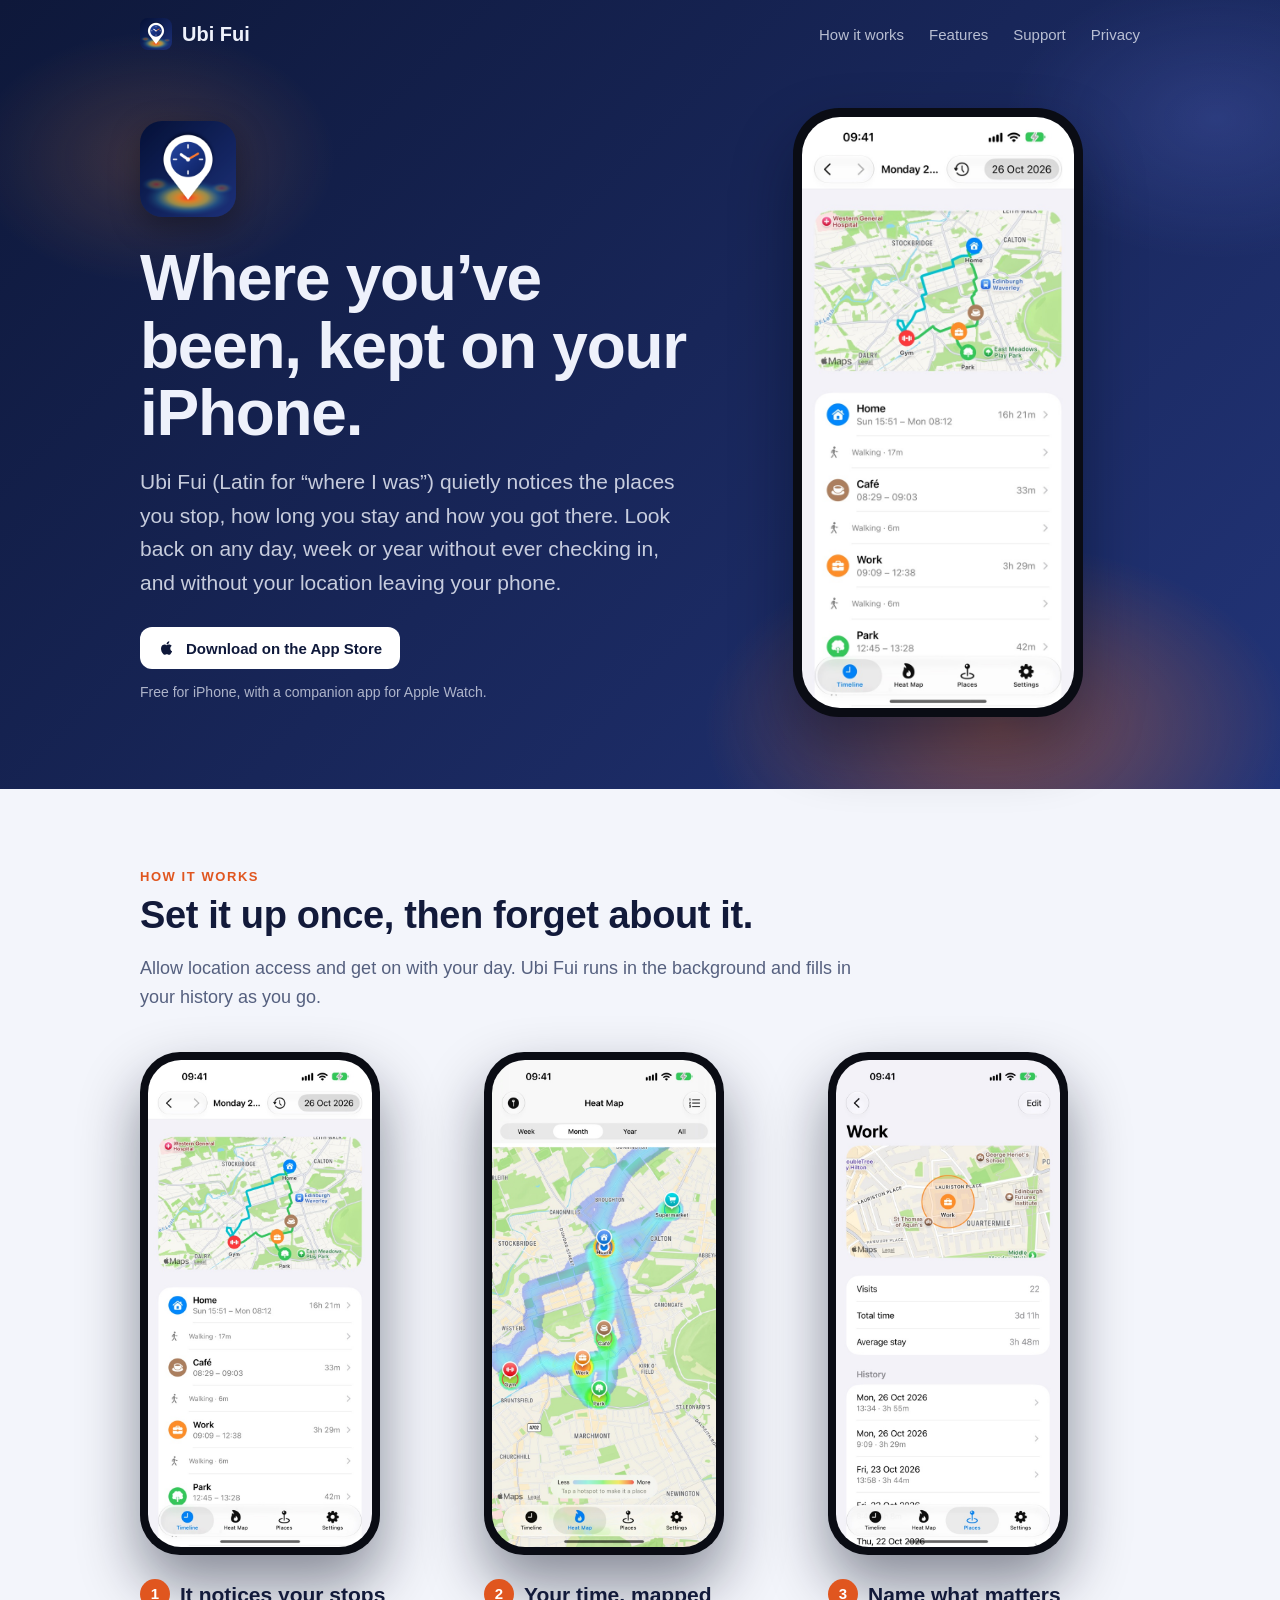
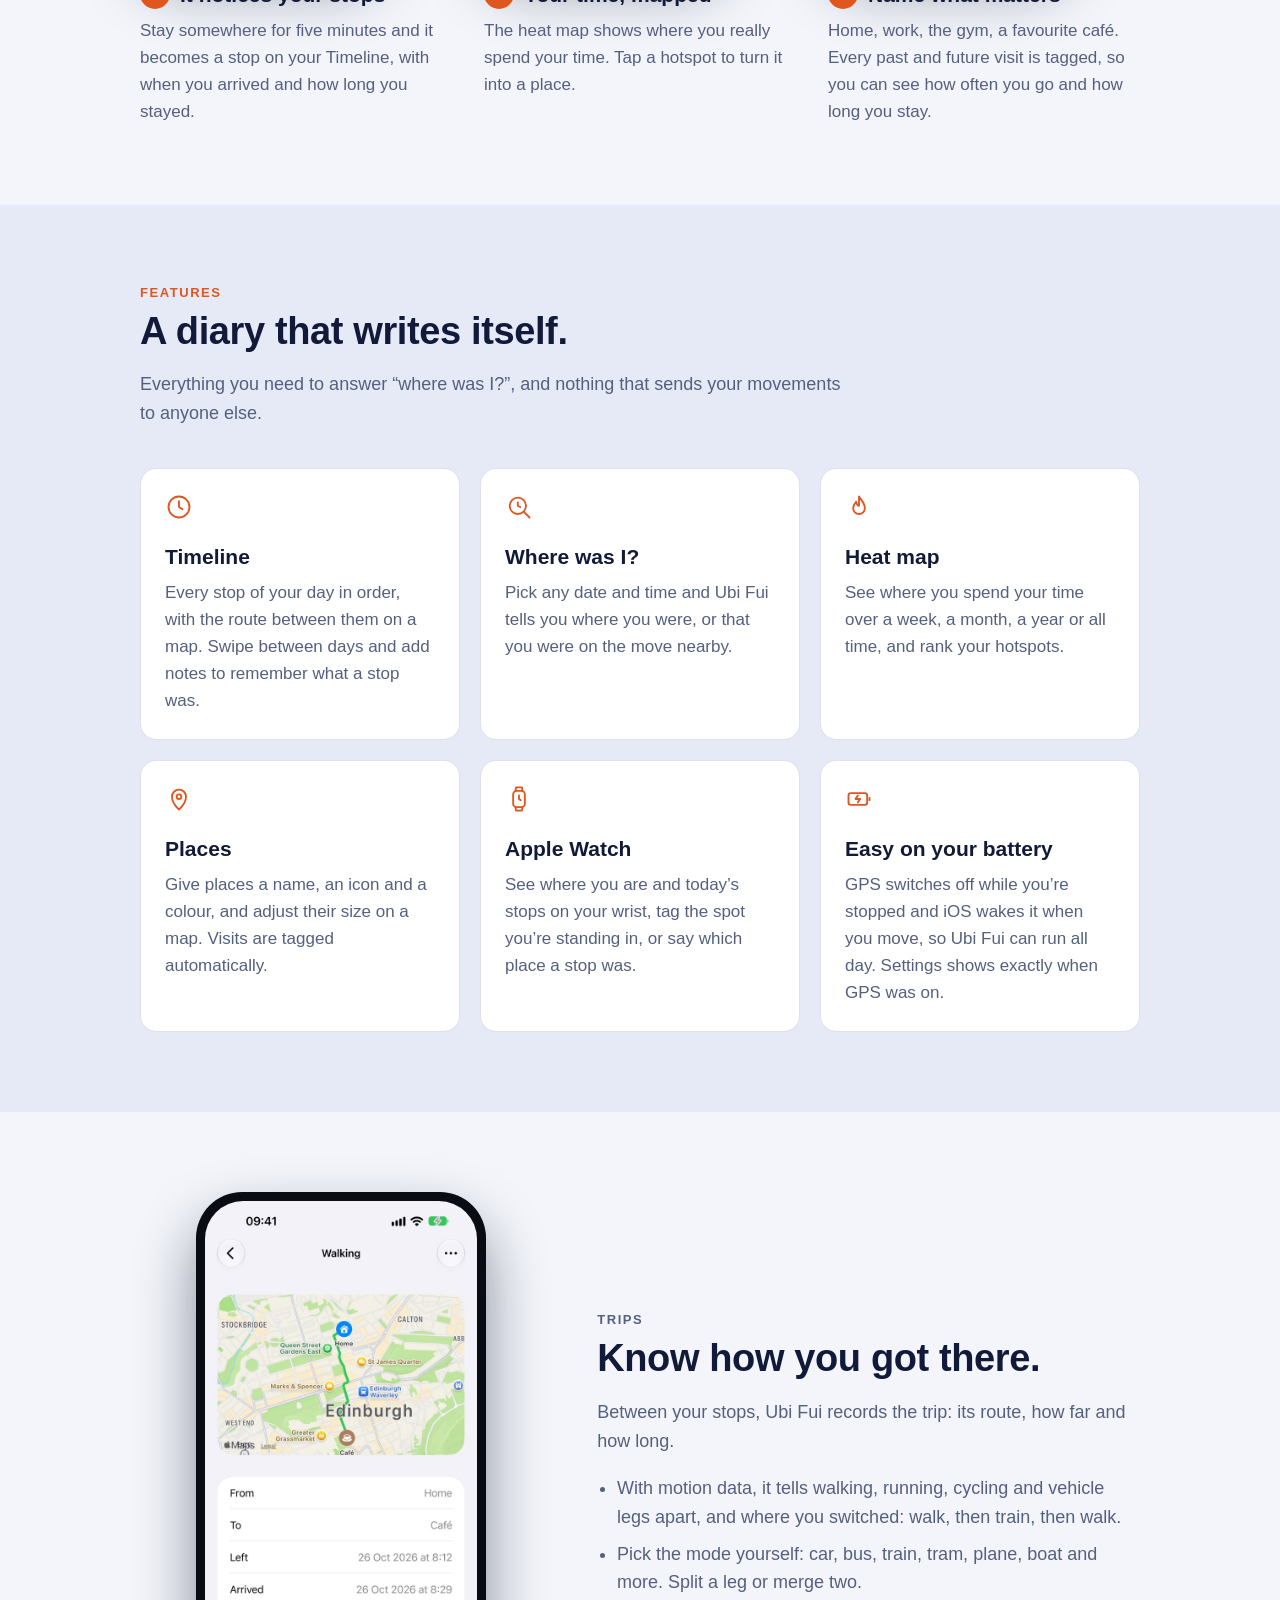
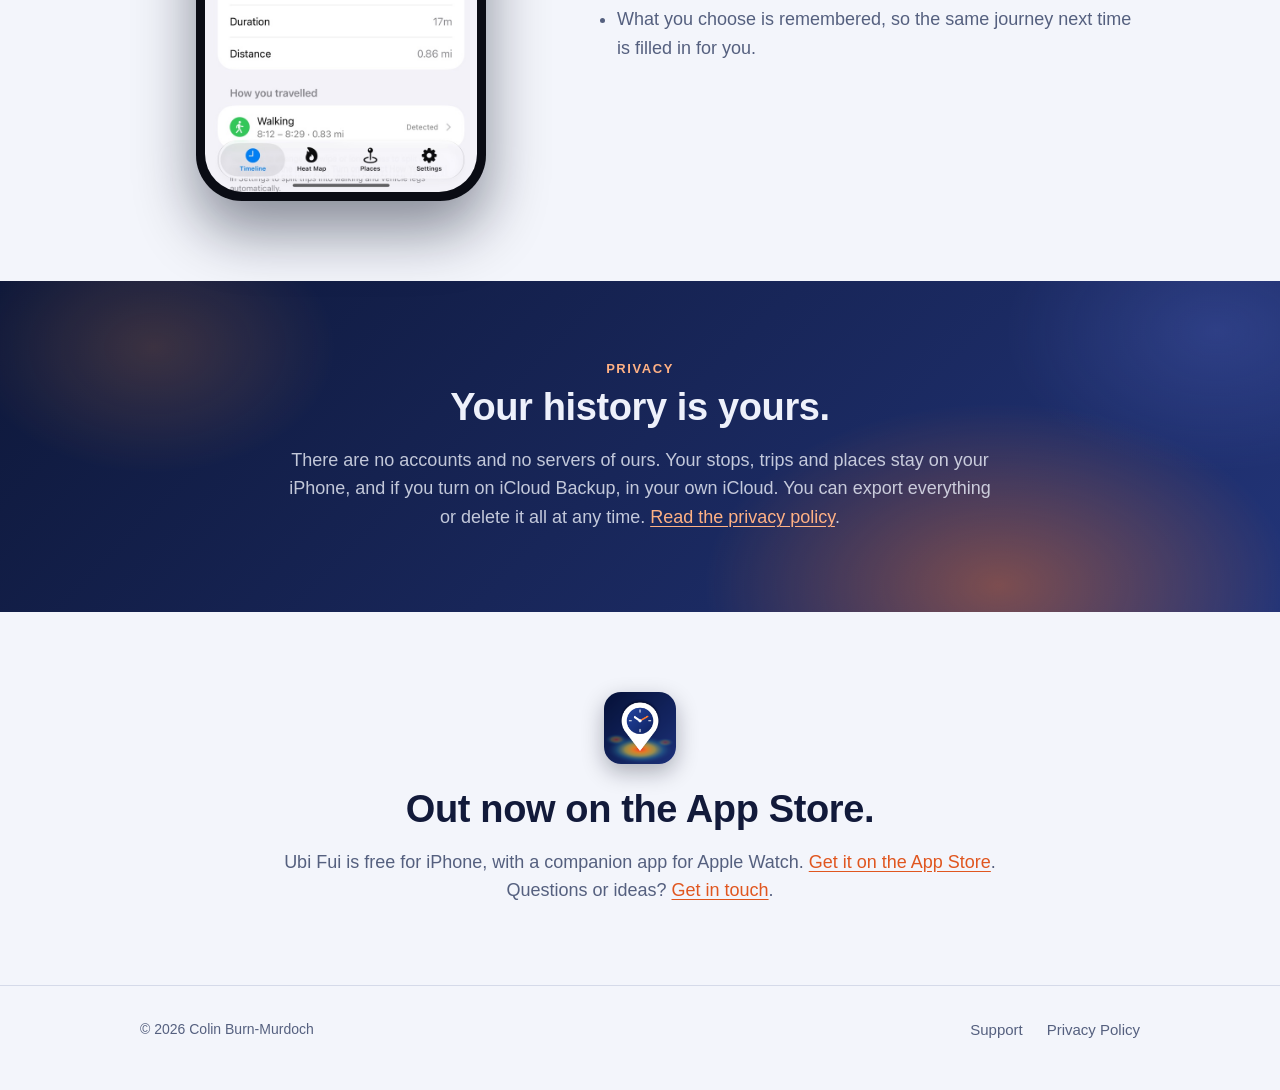
<file: index.html>
<!doctype html>
<html lang="en-GB">
<head>
<meta charset="utf-8">
<meta name="viewport" content="width=device-width, initial-scale=1">
<title>Ubi Fui: your private location history</title>
<meta name="description" content="Ubi Fui is an iPhone app that quietly records the places you stop and the trips between them, and keeps it all on your phone. No account, no servers, no tracking.">
<link rel="canonical" href="https://ubifui.app/">
<meta property="og:type" content="website">
<meta property="og:site_name" content="Ubi Fui">
<meta property="og:url" content="https://ubifui.app/">
<meta property="og:title" content="Ubi Fui: your private location history">
<meta property="og:description" content="Where you’ve been, kept on your iPhone. Stops, trips, places and a heat map of your time, with nothing sent to us.">
<meta property="og:image" content="https://ubifui.app/assets/share-preview.jpg">
<meta property="og:image:width" content="1200">
<meta property="og:image:height" content="630">
<meta property="og:image:alt" content="Ubi Fui's Timeline showing a working day in Edinburgh">
<meta property="og:locale" content="en_GB">
<meta name="twitter:card" content="summary_large_image">
<meta name="theme-color" content="#f3f5fb" media="(prefers-color-scheme: light)">
<meta name="theme-color" content="#0e183a" media="(prefers-color-scheme: dark)">
<link rel="icon" href="assets/favicon.png">
<link rel="apple-touch-icon" href="assets/apple-touch-icon.png">
<meta name="apple-itunes-app" content="app-id=6826339112">
<style>
  :root {
    color-scheme: light dark;
    --page: #f3f5fb;
    --page-deep: #e6eaf6;
    --card: #ffffff;
    --ink: #121a3a;
    --muted: #55607f;
    --rule: rgba(34, 52, 120, 0.14);
    --accent: #e0561f;
    --navy: #0e183a;
    --navy-2: #223478;
    --sans: -apple-system, BlinkMacSystemFont, "SF Pro Text", "Helvetica Neue", Arial, sans-serif;
    --display: -apple-system, BlinkMacSystemFont, "SF Pro Display", "Helvetica Neue", Arial, sans-serif;
  }
  @media (prefers-color-scheme: dark) {
    :root {
      --page: #0b1330;
      --page-deep: #101a40;
      --card: #16224d;
      --ink: #eef1fb;
      --muted: #a7b0cf;
      --rule: rgba(167, 176, 207, 0.16);
      --accent: #ff8a4c;
    }
  }

  * { box-sizing: border-box; }
  html { -webkit-text-size-adjust: 100%; scroll-behavior: smooth; }
  body { margin: 0; background: var(--page); color: var(--ink); font: 18px/1.6 var(--sans); }
  a { color: var(--accent); text-underline-offset: 3px; }
  img { max-width: 100%; display: block; }
  .wrap { max-width: 1040px; margin: 0 auto; padding: 0 20px; }

  /* Heat-map glows on navy, like the app icon */
  .heat {
    color: #eef1fb;
    background:
      radial-gradient(420px 260px at 78% 92%, rgba(255, 120, 40, 0.42), transparent 70%),
      radial-gradient(260px 180px at 12% 20%, rgba(255, 150, 60, 0.18), transparent 70%),
      radial-gradient(300px 200px at 95% 15%, rgba(120, 140, 255, 0.18), transparent 70%),
      linear-gradient(135deg, var(--navy), var(--navy-2));
  }
  .heat p a { color: #ffb184; }
  .soft { background: var(--page-deep); }

  header.top { padding: 18px 0; }
  header.top .wrap { display: flex; align-items: center; justify-content: space-between; gap: 16px; }
  .brand { display: flex; align-items: center; gap: 10px; color: inherit; text-decoration: none;
           font: 700 20px var(--display); }
  .brand img { width: 32px; height: 32px; border-radius: 8px; }
  nav a { color: inherit; opacity: 0.75; text-decoration: none; font-size: 15px; margin-left: 20px; }
  nav a:hover, nav a[aria-current] { opacity: 1; }

  .hero { padding-bottom: 72px; }
  .hero .wrap.split { display: grid; grid-template-columns: 1.15fr 0.85fr; gap: 48px; align-items: center; padding-top: 40px; }
  .hero-icon { width: 96px; height: 96px; border-radius: 22px;
               box-shadow: 0 10px 30px rgba(0, 0, 0, 0.35); margin-bottom: 28px; }
  h1 { font: 700 clamp(40px, 6vw, 64px)/1.05 var(--display); margin: 0 0 18px; letter-spacing: -0.02em; }
  .lede { font-size: 21px; color: rgba(238, 241, 251, 0.82); margin: 0 0 28px; max-width: 32em; }
  .badge { display: inline-flex; align-items: center; gap: 10px; background: #fff; color: var(--navy);
           border-radius: 12px; padding: 12px 18px; font: 600 15px var(--sans); text-decoration: none; }
  a.badge:hover { background: #e9ecf7; }
  .badge svg { width: 18px; height: 18px; fill: currentColor; }
  .badge-note { font-size: 14px; color: rgba(238, 241, 251, 0.7); margin: 12px 0 0; }

  .phone { margin: 0 auto; width: min(290px, 100%); border-radius: 46px; padding: 9px;
           background: #0a0c14; box-shadow: 0 30px 60px rgba(5, 10, 30, 0.45); }
  .phone img { border-radius: 38px; width: 100%; height: auto; }

  section { padding: 80px 0; }
  .eyebrow { font: 600 13px var(--sans); letter-spacing: 0.12em; text-transform: uppercase;
             color: var(--accent); margin: 0 0 10px; }
  .heat .eyebrow { color: #ffb184; }
  h2 { font: 700 clamp(28px, 4vw, 38px)/1.15 var(--display); margin: 0 0 16px; letter-spacing: -0.01em; }
  .intro { color: var(--muted); max-width: 40em; margin: 0 0 40px; }
  .heat .intro { color: rgba(238, 241, 251, 0.8); }

  .steps { display: grid; grid-template-columns: repeat(3, 1fr); gap: 32px; counter-reset: step; }
  .step { counter-increment: step; }
  .step .phone { width: min(240px, 100%); margin: 0 0 24px; border-radius: 40px; padding: 8px; }
  .step .phone img { border-radius: 33px; }
  .step h3::before { content: counter(step); display: inline-grid; place-items: center; width: 30px; height: 30px;
                     margin-right: 10px; border-radius: 50%; background: var(--accent); color: #fff;
                     font: 600 15px var(--sans); vertical-align: 2px; }
  h3 { font: 600 21px/1.3 var(--display); margin: 0 0 8px; }
  .step p, .feature p { margin: 0; color: var(--muted); font-size: 17px; }

  .features { display: grid; grid-template-columns: repeat(3, 1fr); gap: 20px; }
  .feature { background: var(--card); border: 1px solid var(--rule); border-radius: 16px; padding: 24px; }
  .feature svg { width: 28px; height: 28px; stroke: var(--accent); fill: none; stroke-width: 1.6;
                 stroke-linecap: round; stroke-linejoin: round; margin-bottom: 14px; }

  .trips .wrap { display: grid; grid-template-columns: 0.85fr 1.15fr; gap: 56px; align-items: center; }
  .trips p { color: var(--muted); }
  .trips ul { padding-left: 1.1em; color: var(--muted); }
  .trips li { margin: 8px 0; }

  .centred .wrap { max-width: 760px; text-align: center; }
  .centred .intro { margin: 0 auto; }
  .soon-icon { width: 72px; height: 72px; border-radius: 17px; margin: 0 auto 24px;
               box-shadow: 0 8px 22px rgba(5, 10, 30, 0.3); }

  footer { border-top: 1px solid var(--rule); padding: 32px 0 48px; font-size: 14px; color: var(--muted); }
  footer .wrap { display: flex; flex-wrap: wrap; justify-content: space-between; gap: 12px; }
  footer nav a { color: var(--muted); margin: 0 0 0 20px; opacity: 1; }

  @media (max-width: 820px) {
    .hero { padding-bottom: 56px; }
    .hero .wrap.split, .trips .wrap { grid-template-columns: 1fr; gap: 40px; padding-top: 16px; }
    .steps, .features { grid-template-columns: 1fr; }
    .step .phone { margin: 0 auto 24px; }
    .features { gap: 14px; }
    section { padding: 56px 0; }
    nav a.optional { display: none; }
    .trips .phone { order: 2; }
  }
  @media (min-width: 821px) and (max-width: 1000px) {
    .features { grid-template-columns: repeat(2, 1fr); }
  }
</style>
</head>
<body>

<div class="heat hero">
<header class="top">
  <div class="wrap">
    <a class="brand" href="./"><img src="assets/favicon.png" alt="">Ubi Fui</a>
    <nav>
      <a class="optional" href="#how">How it works</a>
      <a class="optional" href="#features">Features</a>
      <a href="support/">Support</a>
      <a href="privacy/">Privacy</a>
    </nav>
  </div>
</header>
  <div class="wrap split">
    <div>
      <img class="hero-icon" src="assets/icon.png" alt="Ubi Fui app icon">
      <h1>Where you’ve been, kept on your iPhone.</h1>
      <p class="lede">Ubi Fui (Latin for “where I was”) quietly notices the places you stop, how long you stay and how you got there. Look back on any day, week or year without ever checking in, and without your location leaving your phone.</p>
      <a class="badge" href="https://apps.apple.com/app/ubi-fui/id6826339112">
        <svg viewBox="0 0 24 24" aria-hidden="true"><path d="M16.37 12.6c-.02-2.3 1.88-3.4 1.96-3.46-1.07-1.56-2.73-1.78-3.32-1.8-1.41-.14-2.76.83-3.48.83-.72 0-1.82-.81-3-.79-1.54.02-2.96.9-3.76 2.28-1.6 2.78-.41 6.9 1.15 9.16.76 1.1 1.67 2.34 2.86 2.3 1.15-.05 1.58-.74 2.97-.74 1.38 0 1.77.74 2.98.72 1.23-.02 2.01-1.12 2.76-2.23.87-1.28 1.23-2.52 1.25-2.58-.03-.01-2.4-.92-2.42-3.66zM14.1 5.86c.63-.77 1.06-1.83.94-2.89-.91.04-2.01.61-2.67 1.37-.58.67-1.09 1.76-.95 2.8 1.01.08 2.05-.52 2.68-1.28z"/></svg>
        Download on the App Store
      </a>
      <p class="badge-note">Free for iPhone, with a companion app for Apple Watch.</p>
    </div>
    <div class="phone"><img src="assets/screen-timeline.jpg" alt="Ubi Fui's Timeline: a working day in Edinburgh, from home to the café, work, lunch in the park and the gym, with the routes on a map" width="644" height="1400"></div>
  </div>
</div>

<main>
<section id="how">
  <div class="wrap">
    <p class="eyebrow">How it works</p>
    <h2>Set it up once, then forget about it.</h2>
    <p class="intro">Allow location access and get on with your day. Ubi Fui runs in the background and fills in your history as you go.</p>
    <div class="steps">
      <div class="step">
        <div class="phone"><img src="assets/screen-timeline.jpg" alt="The Timeline for one day" width="644" height="1400" loading="lazy"></div>
        <h3>It notices your stops</h3>
        <p>Stay somewhere for five minutes and it becomes a stop on your Timeline, with when you arrived and how long you stayed.</p>
      </div>
      <div class="step">
        <div class="phone"><img src="assets/screen-heatmap.jpg" alt="A heat map of a month around Edinburgh, with named places pinned" width="644" height="1400" loading="lazy"></div>
        <h3>Your time, mapped</h3>
        <p>The heat map shows where you really spend your time. Tap a hotspot to turn it into a place.</p>
      </div>
      <div class="step">
        <div class="phone"><img src="assets/screen-place.jpg" alt="A place called Work, with its visits, total time and history" width="644" height="1400" loading="lazy"></div>
        <h3>Name what matters</h3>
        <p>Home, work, the gym, a favourite café. Every past and future visit is tagged, so you can see how often you go and how long you stay.</p>
      </div>
    </div>
  </div>
</section>

<section id="features" class="soft">
  <div class="wrap">
    <p class="eyebrow">Features</p>
    <h2>A diary that writes itself.</h2>
    <p class="intro">Everything you need to answer “where was I?”, and nothing that sends your movements to anyone else.</p>
    <div class="features">
      <div class="feature">
        <svg viewBox="0 0 24 24" aria-hidden="true"><circle cx="12" cy="12" r="9"/><path d="M12 7v5l3 2"/></svg>
        <h3>Timeline</h3>
        <p>Every stop of your day in order, with the route between them on a map. Swipe between days and add notes to remember what a stop was.</p>
      </div>
      <div class="feature">
        <svg viewBox="0 0 24 24" aria-hidden="true"><circle cx="11" cy="11" r="7"/><path d="M21 21l-5-5"/><path d="M11 8v3l2 1"/></svg>
        <h3>Where was I?</h3>
        <p>Pick any date and time and Ubi Fui tells you where you were, or that you were on the move nearby.</p>
      </div>
      <div class="feature">
        <svg viewBox="0 0 24 24" aria-hidden="true"><path d="M12 3c2 3.5 5 5.5 5 10a5 5 0 0 1-10 0c0-2.5 1.2-4 2.5-5.5C10 9.5 11 11 12 11c0-3 0-5.5 0-8z"/></svg>
        <h3>Heat map</h3>
        <p>See where you spend your time over a week, a month, a year or all time, and rank your hotspots.</p>
      </div>
      <div class="feature">
        <svg viewBox="0 0 24 24" aria-hidden="true"><path d="M12 21s-6-5.6-6-11a6 6 0 0 1 12 0c0 5.4-6 11-6 11z"/><circle cx="12" cy="10" r="2"/></svg>
        <h3>Places</h3>
        <p>Give places a name, an icon and a colour, and adjust their size on a map. Visits are tagged automatically.</p>
      </div>
      <div class="feature">
        <svg viewBox="0 0 24 24" aria-hidden="true"><rect x="7" y="5" width="10" height="14" rx="3"/><path d="M9 5l.5-3h5l.5 3M9 19l.5 3h5l.5-3"/><path d="M12 9v3l1.5 1"/></svg>
        <h3>Apple Watch</h3>
        <p>See where you are and today’s stops on your wrist, tag the spot you’re standing in, or say which place a stop was.</p>
      </div>
      <div class="feature">
        <svg viewBox="0 0 24 24" aria-hidden="true"><rect x="3" y="7" width="16" height="10" rx="2"/><path d="M21 11v2"/><path d="M11 9l-2 3h4l-2 3"/></svg>
        <h3>Easy on your battery</h3>
        <p>GPS switches off while you’re stopped and iOS wakes it when you move, so Ubi Fui can run all day. Settings shows exactly when GPS was on.</p>
      </div>
    </div>
  </div>
</section>

<section class="trips">
  <div class="wrap">
    <div class="phone"><img src="assets/screen-trip.jpg" alt="A walk from home to the café, with its route on a map" width="644" height="1400" loading="lazy"></div>
    <div>
      <p class="eyebrow">Trips</p>
      <h2>Know how you got there.</h2>
      <p>Between your stops, Ubi Fui records the trip: its route, how far and how long.</p>
      <ul>
        <li>With motion data, it tells walking, running, cycling and vehicle legs apart, and where you switched: walk, then train, then walk.</li>
        <li>Pick the mode yourself: car, bus, train, tram, plane, boat and more. Split a leg or merge two.</li>
        <li>What you choose is remembered, so the same journey next time is filled in for you.</li>
      </ul>
    </div>
  </div>
</section>

<section class="heat centred">
  <div class="wrap">
    <p class="eyebrow">Privacy</p>
    <h2>Your history is yours.</h2>
    <p class="intro">There are no accounts and no servers of ours. Your stops, trips and places stay on your iPhone, and if you turn on iCloud Backup, in your own iCloud. You can export everything or delete it all at any time. <a href="privacy/">Read the privacy policy</a>.</p>
  </div>
</section>

<section class="centred">
  <div class="wrap">
    <img class="soon-icon" src="assets/icon.png" alt="" loading="lazy">
    <h2>Out now on the App Store.</h2>
    <p class="intro">Ubi Fui is free for iPhone, with a companion app for Apple Watch. <a href="https://apps.apple.com/app/ubi-fui/id6826339112">Get it on the App Store</a>. Questions or ideas? <a href="support/">Get in touch</a>.</p>
  </div>
</section>
</main>

<footer>
  <div class="wrap">
    <span>© 2026 Colin Burn-Murdoch</span>
    <nav>
      <a href="support/">Support</a>
      <a href="privacy/">Privacy Policy</a>
    </nav>
  </div>
</footer>

</body>
</html>
</file>
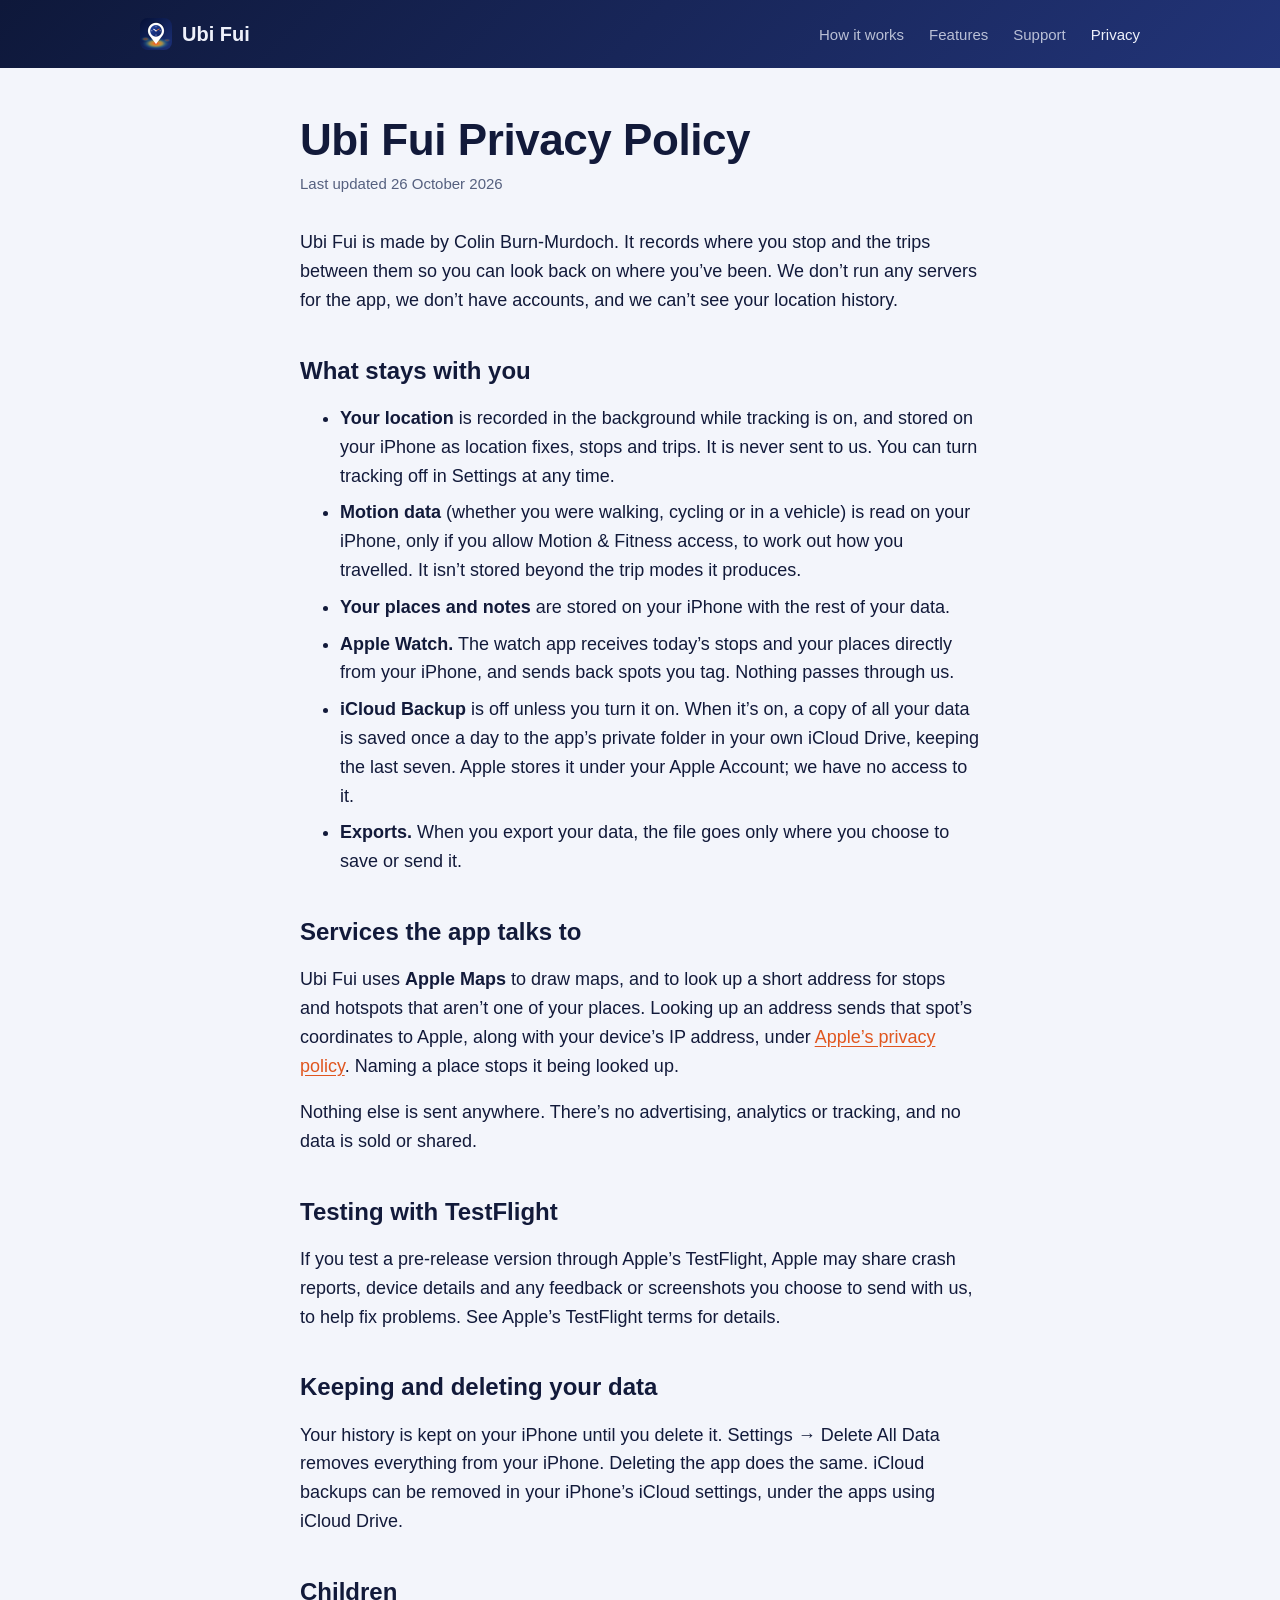
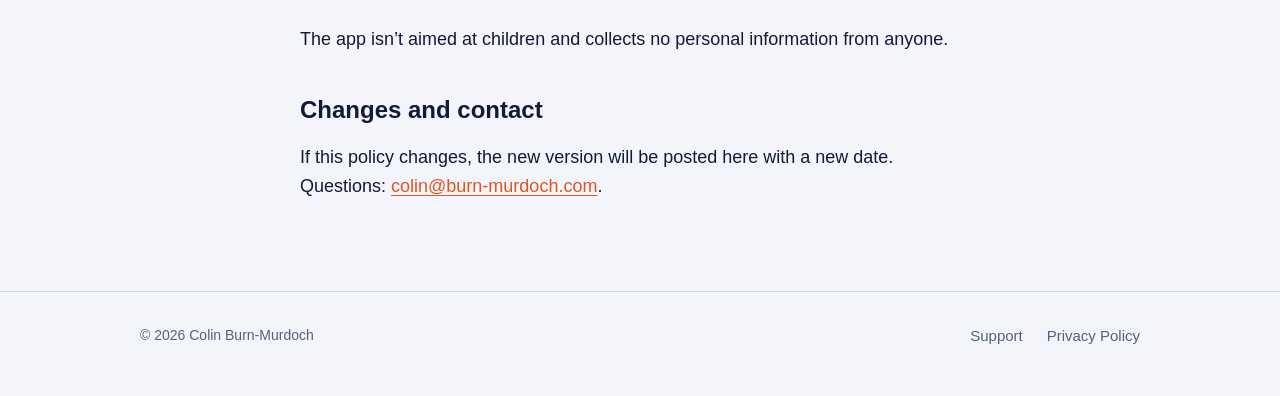
<file: privacy/index.html>
<!doctype html>
<html lang="en-GB">
<head>
<meta charset="utf-8">
<meta name="viewport" content="width=device-width, initial-scale=1">
<title>Ubi Fui Privacy Policy</title>
<meta name="description" content="How Ubi Fui handles your location history: no accounts, no servers of ours, and nothing we can see.">
<link rel="canonical" href="https://ubifui.app/privacy/">
<meta property="og:type" content="website">
<meta property="og:site_name" content="Ubi Fui">
<meta property="og:url" content="https://ubifui.app/privacy/">
<meta property="og:title" content="Ubi Fui Privacy Policy">
<meta property="og:description" content="No accounts, no servers of ours, and nothing we can see.">
<meta property="og:image" content="https://ubifui.app/assets/share-preview.jpg">
<meta property="og:image:width" content="1200">
<meta property="og:image:height" content="630">
<meta name="twitter:card" content="summary_large_image">
<link rel="icon" href="../assets/favicon.png">
<link rel="apple-touch-icon" href="../assets/apple-touch-icon.png">
<link rel="stylesheet" href="../assets/page.css">
</head>
<body>

<header class="top">
  <div class="wrap">
    <a class="brand" href="../"><img src="../assets/favicon.png" alt="">Ubi Fui</a>
    <nav>
      <a class="optional" href="../#how">How it works</a>
      <a class="optional" href="../#features">Features</a>
      <a href="../support/">Support</a>
      <a href="./" aria-current="page">Privacy</a>
    </nav>
  </div>
</header>

<main>
<h1>Ubi Fui Privacy Policy</h1>
<p class="updated">Last updated 26 October 2026</p>

<p>Ubi Fui is made by Colin Burn-Murdoch. It records where you stop and the trips between them so you can look back on where you’ve been. We don’t run any servers for the app, we don’t have accounts, and we can’t see your location history.</p>

<h2>What stays with you</h2>
<ul>
  <li><strong>Your location</strong> is recorded in the background while tracking is on, and stored on your iPhone as location fixes, stops and trips. It is never sent to us. You can turn tracking off in Settings at any time.</li>
  <li><strong>Motion data</strong> (whether you were walking, cycling or in a vehicle) is read on your iPhone, only if you allow Motion &amp; Fitness access, to work out how you travelled. It isn’t stored beyond the trip modes it produces.</li>
  <li><strong>Your places and notes</strong> are stored on your iPhone with the rest of your data.</li>
  <li><strong>Apple Watch.</strong> The watch app receives today’s stops and your places directly from your iPhone, and sends back spots you tag. Nothing passes through us.</li>
  <li><strong>iCloud Backup</strong> is off unless you turn it on. When it’s on, a copy of all your data is saved once a day to the app’s private folder in your own iCloud Drive, keeping the last seven. Apple stores it under your Apple Account; we have no access to it.</li>
  <li><strong>Exports.</strong> When you export your data, the file goes only where you choose to save or send it.</li>
</ul>

<h2>Services the app talks to</h2>
<p>Ubi Fui uses <strong>Apple Maps</strong> to draw maps, and to look up a short address for stops and hotspots that aren’t one of your places. Looking up an address sends that spot’s coordinates to Apple, along with your device’s IP address, under <a href="https://www.apple.com/legal/privacy/">Apple’s privacy policy</a>. Naming a place stops it being looked up.</p>
<p>Nothing else is sent anywhere. There’s no advertising, analytics or tracking, and no data is sold or shared.</p>

<h2>Testing with TestFlight</h2>
<p>If you test a pre-release version through Apple’s TestFlight, Apple may share crash reports, device details and any feedback or screenshots you choose to send with us, to help fix problems. See Apple’s TestFlight terms for details.</p>

<h2>Keeping and deleting your data</h2>
<p>Your history is kept on your iPhone until you delete it. Settings → Delete All Data removes everything from your iPhone. Deleting the app does the same. iCloud backups can be removed in your iPhone’s iCloud settings, under the apps using iCloud Drive.</p>

<h2>Children</h2>
<p>The app isn’t aimed at children and collects no personal information from anyone.</p>

<h2>Changes and contact</h2>
<p>If this policy changes, the new version will be posted here with a new date. Questions: <a href="mailto:colin@burn-murdoch.com">colin@burn-murdoch.com</a>.</p>
</main>

<footer>
  <div class="wrap">
    <span>© 2026 Colin Burn-Murdoch</span>
    <nav>
      <a href="../support/">Support</a>
      <a href="./">Privacy Policy</a>
    </nav>
  </div>
</footer>

</body>
</html>
</file>
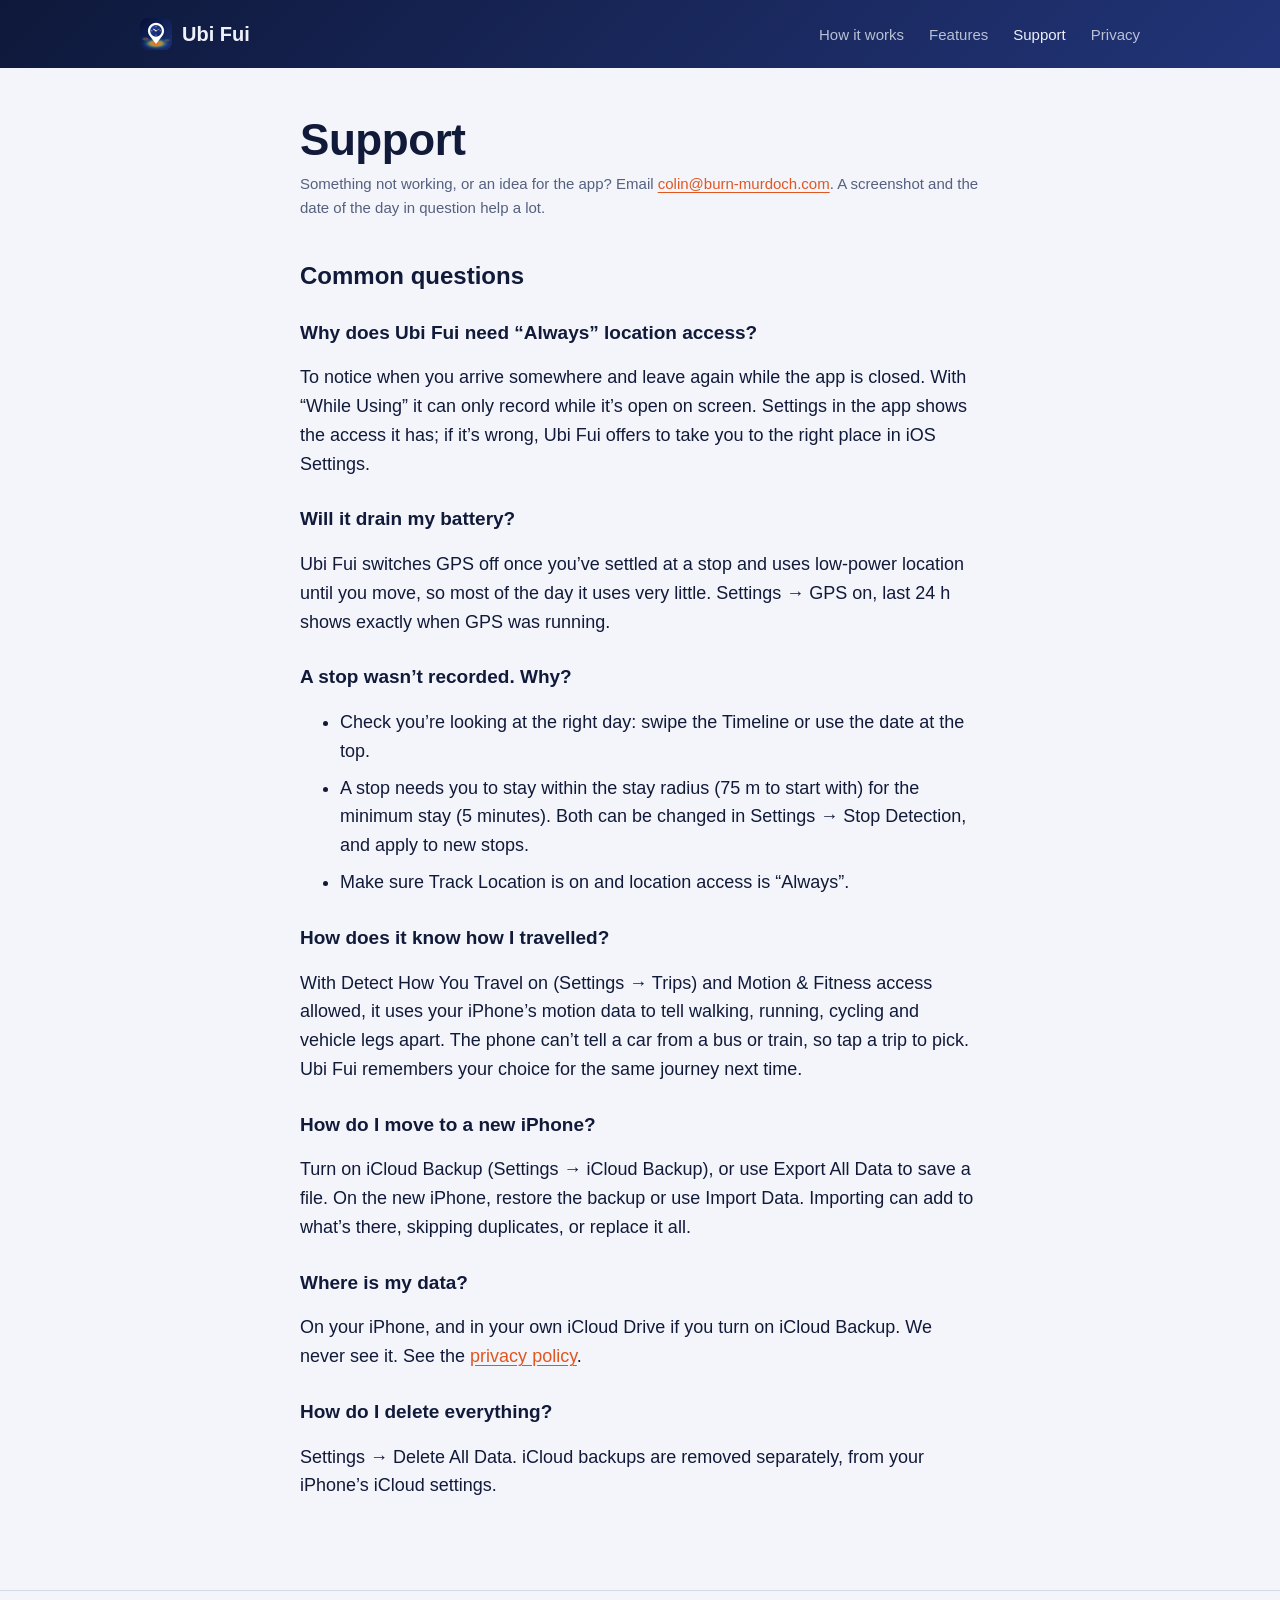
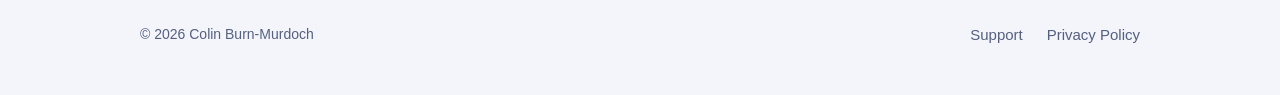
<file: support/index.html>
<!doctype html>
<html lang="en-GB">
<head>
<meta charset="utf-8">
<meta name="viewport" content="width=device-width, initial-scale=1">
<title>Ubi Fui Support</title>
<meta name="description" content="Help with Ubi Fui: location access, battery, stops that weren't recorded, moving to a new phone, and how to get in touch.">
<link rel="canonical" href="https://ubifui.app/support/">
<meta property="og:type" content="website">
<meta property="og:site_name" content="Ubi Fui">
<meta property="og:url" content="https://ubifui.app/support/">
<meta property="og:title" content="Ubi Fui Support">
<meta property="og:description" content="Answers to common questions, and how to get in touch.">
<meta property="og:image" content="https://ubifui.app/assets/share-preview.jpg">
<meta property="og:image:width" content="1200">
<meta property="og:image:height" content="630">
<meta name="twitter:card" content="summary_large_image">
<link rel="icon" href="../assets/favicon.png">
<link rel="apple-touch-icon" href="../assets/apple-touch-icon.png">
<link rel="stylesheet" href="../assets/page.css">
</head>
<body>

<header class="top">
  <div class="wrap">
    <a class="brand" href="../"><img src="../assets/favicon.png" alt="">Ubi Fui</a>
    <nav>
      <a class="optional" href="../#how">How it works</a>
      <a class="optional" href="../#features">Features</a>
      <a href="./" aria-current="page">Support</a>
      <a href="../privacy/">Privacy</a>
    </nav>
  </div>
</header>

<main>
<h1>Support</h1>
<p class="sub">Something not working, or an idea for the app? Email <a href="mailto:colin@burn-murdoch.com?subject=Ubi%20Fui">colin@burn-murdoch.com</a>. A screenshot and the date of the day in question help a lot.</p>

<h2>Common questions</h2>

<h3>Why does Ubi Fui need “Always” location access?</h3>
<p>To notice when you arrive somewhere and leave again while the app is closed. With “While Using” it can only record while it’s open on screen. Settings in the app shows the access it has; if it’s wrong, Ubi Fui offers to take you to the right place in iOS Settings.</p>

<h3>Will it drain my battery?</h3>
<p>Ubi Fui switches GPS off once you’ve settled at a stop and uses low-power location until you move, so most of the day it uses very little. Settings → GPS on, last 24 h shows exactly when GPS was running.</p>

<h3>A stop wasn’t recorded. Why?</h3>
<ul>
  <li>Check you’re looking at the right day: swipe the Timeline or use the date at the top.</li>
  <li>A stop needs you to stay within the stay radius (75 m to start with) for the minimum stay (5 minutes). Both can be changed in Settings → Stop Detection, and apply to new stops.</li>
  <li>Make sure Track Location is on and location access is “Always”.</li>
</ul>

<h3>How does it know how I travelled?</h3>
<p>With Detect How You Travel on (Settings → Trips) and Motion &amp; Fitness access allowed, it uses your iPhone’s motion data to tell walking, running, cycling and vehicle legs apart. The phone can’t tell a car from a bus or train, so tap a trip to pick. Ubi Fui remembers your choice for the same journey next time.</p>

<h3>How do I move to a new iPhone?</h3>
<p>Turn on iCloud Backup (Settings → iCloud Backup), or use Export All Data to save a file. On the new iPhone, restore the backup or use Import Data. Importing can add to what’s there, skipping duplicates, or replace it all.</p>

<h3>Where is my data?</h3>
<p>On your iPhone, and in your own iCloud Drive if you turn on iCloud Backup. We never see it. See the <a href="../privacy/">privacy policy</a>.</p>

<h3>How do I delete everything?</h3>
<p>Settings → Delete All Data. iCloud backups are removed separately, from your iPhone’s iCloud settings.</p>
</main>

<footer>
  <div class="wrap">
    <span>© 2026 Colin Burn-Murdoch</span>
    <nav>
      <a href="./">Support</a>
      <a href="../privacy/">Privacy Policy</a>
    </nav>
  </div>
</footer>

</body>
</html>
</file>
<file: assets/page.css>
/* Styles for the text pages (privacy, support). The home page has its own inline. */
:root {
  color-scheme: light dark;
  --page: #f3f5fb;
  --ink: #121a3a;
  --muted: #55607f;
  --rule: rgba(34, 52, 120, 0.14);
  --accent: #e0561f;
  --sans: -apple-system, BlinkMacSystemFont, "SF Pro Text", "Helvetica Neue", Arial, sans-serif;
  --display: -apple-system, BlinkMacSystemFont, "SF Pro Display", "Helvetica Neue", Arial, sans-serif;
}
@media (prefers-color-scheme: dark) {
  :root {
    --page: #0b1330;
    --ink: #eef1fb;
    --muted: #a7b0cf;
    --rule: rgba(167, 176, 207, 0.16);
    --accent: #ff8a4c;
  }
}
* { box-sizing: border-box; }
html { -webkit-text-size-adjust: 100%; }
body { margin: 0; background: var(--page); color: var(--ink); font: 18px/1.6 var(--sans); }
a { color: var(--accent); text-underline-offset: 3px; }
.wrap { max-width: 1040px; margin: 0 auto; padding: 0 20px; }

header.top { padding: 18px 0; color: #eef1fb; background: linear-gradient(135deg, #0e183a, #223478); }
header.top .wrap { display: flex; align-items: center; justify-content: space-between; gap: 16px; }
.brand { display: flex; align-items: center; gap: 10px; color: inherit; text-decoration: none;
         font: 700 20px var(--display); }
.brand img { width: 32px; height: 32px; border-radius: 8px; }
nav a { color: inherit; opacity: 0.75; text-decoration: none; font-size: 15px; margin-left: 20px; }
nav a:hover, nav a[aria-current] { opacity: 1; }

main { max-width: 720px; margin: 0 auto; padding: 48px 20px 72px; }
h1 { font: 700 clamp(32px, 5vw, 44px)/1.1 var(--display); margin: 0 0 8px; letter-spacing: -0.01em; }
h2 { font: 600 24px/1.3 var(--display); margin: 40px 0 8px; }
h3 { font: 600 19px/1.35 var(--display); margin: 28px 0 6px; }
.updated, .sub { font-size: 15px; color: var(--muted); margin: 0 0 32px; }
li { margin: 8px 0; }

footer { border-top: 1px solid var(--rule); padding: 32px 0 48px; font-size: 14px; color: var(--muted); }
footer .wrap { display: flex; flex-wrap: wrap; justify-content: space-between; gap: 12px; }
footer nav a { color: var(--muted); opacity: 1; }

@media (max-width: 820px) {
  nav a.optional { display: none; }
  main { padding-top: 32px; }
}
</file>
